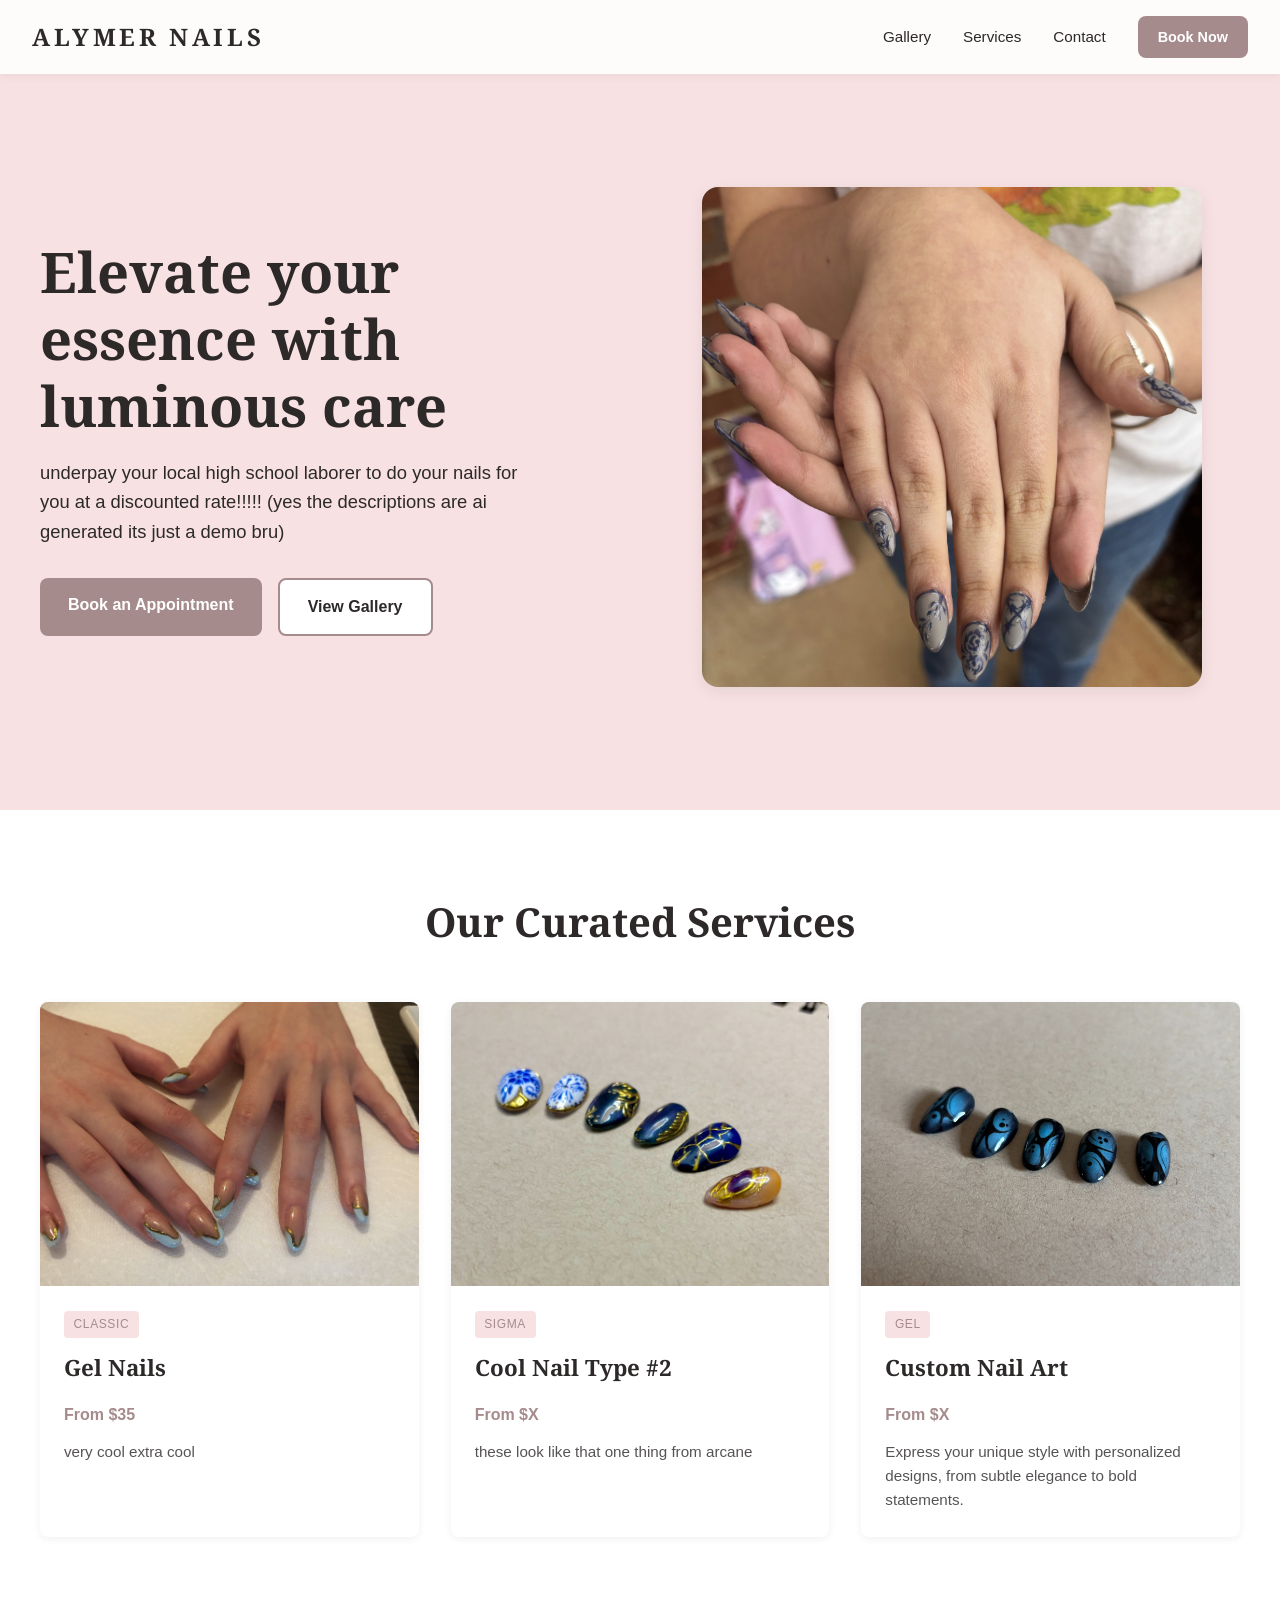
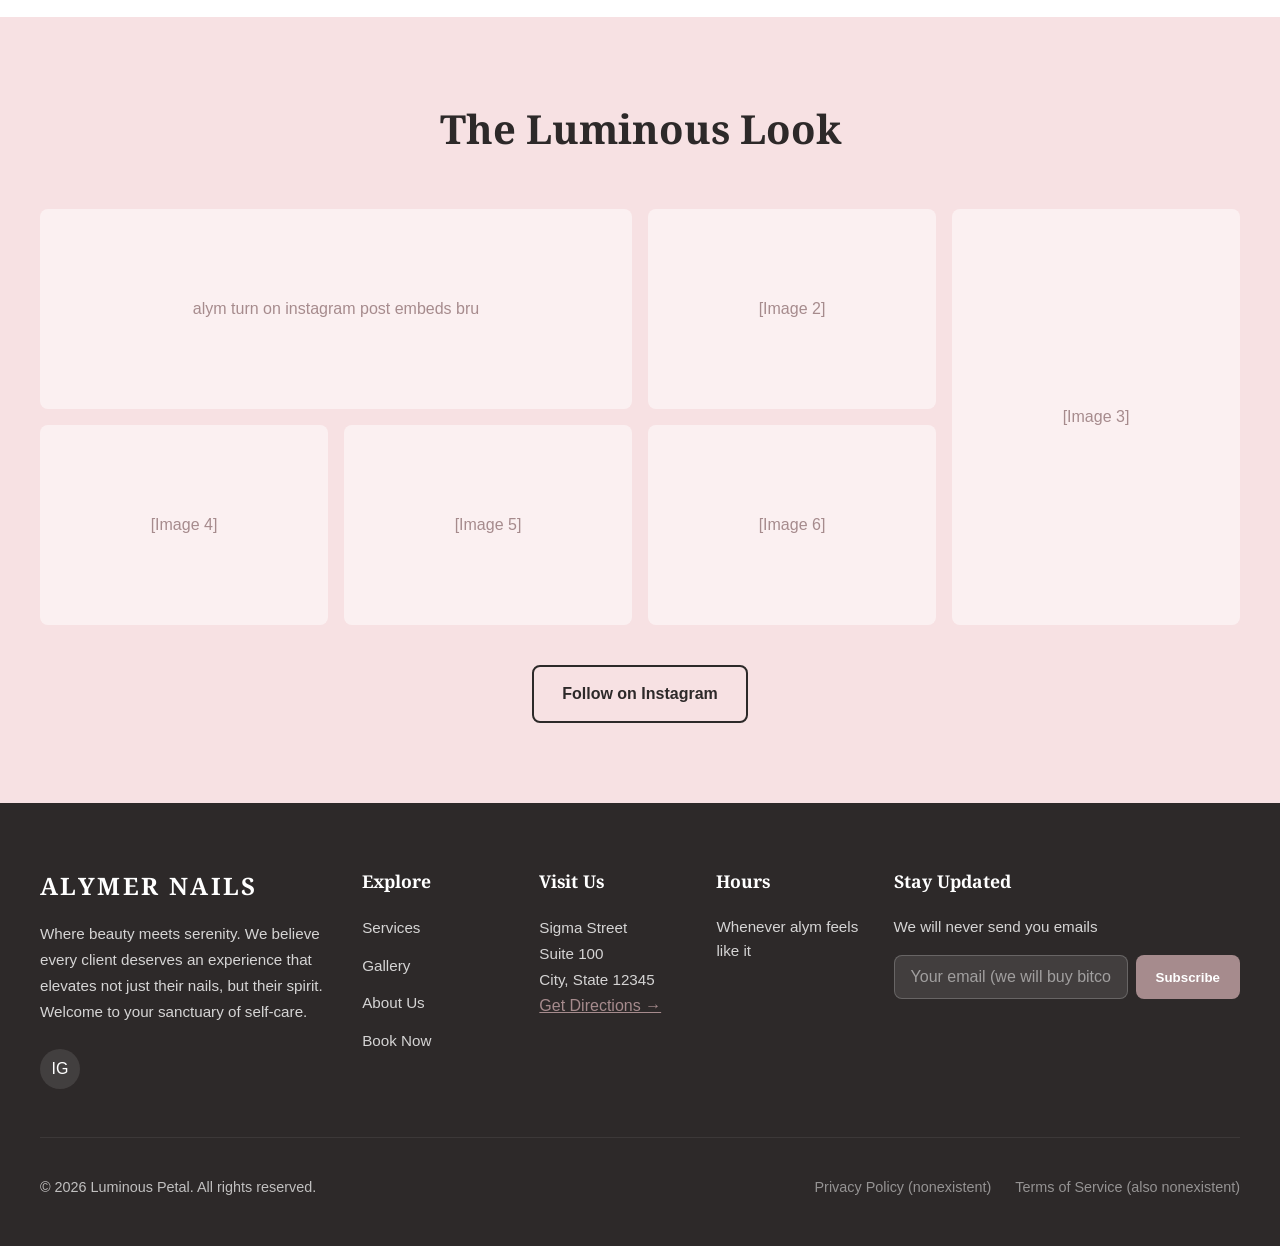
<file: index.html>
<!DOCTYPE html>
<html lang="en">
<head>
  <meta charset="UTF-8">
  <meta name="viewport" content="width=device-width, initial-scale=1.0">
  <title>Alymer Nails - Nail Salon</title>
  <link rel="stylesheet" href="https://fonts.googleapis.com/css2?family=Noto+Serif:wght@400;700&display=swap">
  <link rel="stylesheet" href="static/css/main.css">
</head>
<body>
  <!-- Navbar -->
  <nav class="navbar">
    <a href="#" class="navbar__logo">ALYMER NAILS</a>
    <button class="navbar__toggle" aria-label="Toggle menu">
      <span></span>
      <span></span>
      <span></span>
    </button>
    <div class="navbar__menu">
      <a href="#gallery" class="navbar__link">Gallery</a>
      <a href="#services" class="navbar__link">Services</a>
      <a href="#contact" class="navbar__link">Contact</a>
      <a href="#book" class="navbar__cta">Book Now</a>
    </div>
  </nav>

  <!-- Hero Section -->
  <section class="hero">
    <div class="hero__container">
      <div class="hero__content">
        <div class="hero__text">
          <h1>Elevate your essence with luminous care</h1>
          <p>underpay your local high school laborer to do your nails for you at a discounted rate!!!!! (yes the descriptions are ai generated its just a demo bru)</p>
          <div class="hero__buttons">
            <a href="#book" class="btn btn--primary">Book an Appointment</a>
            <a href="#gallery" class="btn btn--secondary">View Gallery</a>
          </div>
        </div>
        <div class="hero__image">
          <div class="hero__image-placeholder"><img src="static/images/nail images/turquoise.jpg"></div>
        </div>
      </div>
    </div>
  </section>

  <!-- Services Section -->
  <section id="services" class="services">
    <div class="services__container">
      <div class="services__header">
        <h2>Our Curated Services</h2>
      </div>
      <div class="services__grid">
        <!-- Service Card 1: Manicure -->
        <div class="service-card">
          <div class="service-card__image"><img src="static/images/nail images/blue_tip_hands.jpg"></div>
          <div class="service-card__content">
            <span class="service-card__tag">Classic</span>
            <h3 class="service-card__title">Gel Nails</h3>
            <p class="service-card__price">From $35</p>
            <p class="service-card__description">very cool extra cool</p>
          </div>
        </div>
        <!-- Service Card 2: Pedicure -->
        <div class="service-card">
          <div class="service-card__image"><img src="static/images/nail images/pristine_row.jpg"></div>
          <div class="service-card__content">
            <span class="service-card__tag">Sigma</span>
            <h3 class="service-card__title">Cool Nail Type #2</h3>
            <p class="service-card__price">From $X</p>
            <p class="service-card__description">these look like that one thing from arcane</p>
          </div>
        </div>
        <!-- Service Card 3: Custom Art -->
        <div class="service-card">
          <div class="service-card__image"><img src="static/images/nail images/blue_spread.jpg" alt="Custom Nail Art"></div>
          <div class="service-card__content">
            <span class="service-card__tag">Gel</span>
            <h3 class="service-card__title">Custom Nail Art</h3>
            <p class="service-card__price">From $X</p>
            <p class="service-card__description">Express your unique style with personalized designs, from subtle elegance to bold statements.</p>
          </div>
        </div>
      </div>
    </div>
  </section>

  <!-- Gallery Section -->
  <section id="gallery" class="gallery">
    <div class="gallery__container">
      <div class="gallery__header">
        <h2>The Luminous Look</h2>
      </div>
      <div class="gallery__grid">
        <div class="gallery__item gallery__item--1">alym turn on instagram post embeds bru</div>
        <div class="gallery__item">[Image 2]</div>
        <div class="gallery__item gallery__item--3">[Image 3]</div>
        <div class="gallery__item">[Image 4]</div>
        <div class="gallery__item">[Image 5]</div>
        <div class="gallery__item">[Image 6]</div>
      </div>
      <div class="gallery__instagram">
        <a href="https://www.instagram.com/alymernails?utm_source=ig_web_button_share_sheet&igsh=ZDNlZDc0MzIxNw==" class="btn btn--outline" target="_blank" rel="noopener noreferrer">Follow on Instagram</a>
      </div>
    </div>
  </section>

  <!-- Footer -->
  <footer id="contact" class="footer">
    <div class="footer__container">
      <div class="footer__grid">
        <!-- Brand & About -->
        <div class="footer__brand">
          <h3>ALYMER NAILS</h3>
          <p class="footer__about">Where beauty meets serenity. We believe every client deserves an experience that elevates not just their nails, but their spirit. Welcome to your sanctuary of self-care.</p>
          <div class="footer__social">
            <a href="https://www.instagram.com/alymernails?utm_source=ig_web_button_share_sheet&igsh=ZDNlZDc0MzIxNw==" class="footer__social-icon" aria-label="Instagram">IG</a>
          </div>
        </div>
        
        <!-- Explore Links -->
        <div class="footer__explore">
          <h4 class="footer__heading">Explore</h4>
          <ul class="footer__links">
            <li><a href="#services">Services</a></li>
            <li><a href="#gallery">Gallery</a></li>
            <li><a href="#about">About Us</a></li>
            <li><a href="#book">Book Now</a></li>
          </ul>
        </div>
        
        <!-- Visit Us -->
        <div class="footer__visit">
          <h4 class="footer__heading">Visit Us</h4>
          <address class="footer__address">
            Sigma Street<br>
            Suite 100<br>
            City, State 12345
          </address>
          <a href="https://maps.google.com" class="footer__directions" target="_blank" rel="noopener noreferrer">Get Directions →</a>
        </div>
        
        <!-- Hours -->
        <div class="footer__hours">
          <h4 class="footer__heading">Hours</h4>
          <div class="footer__hours-row"><span>Whenever alym feels like it</span><span></span></div>
        </div>
        
        <!-- Newsletter -->
        <div class="footer__newsletter">
          <h4 class="footer__heading">Stay Updated</h4>
          <p>We will never send you emails</p>
          <form class="footer__newsletter-form" action="#" method="post">
            <input type="email" class="footer__input" placeholder="Your email (we will buy bitcoin" aria-label="Email address">
            <button type="submit" class="footer__submit">Subscribe</button>
          </form>
        </div>
      </div>
      
      <!-- Bottom Bar -->
      <div class="footer__bottom">
        <p>&copy; 2026 Luminous Petal. All rights reserved.</p>
        <div class="footer__legal">
          <a href="#">Privacy Policy (nonexistent)</a>
          <a href="#">Terms of Service (also nonexistent)</a>
        </div>
      </div>
    </div>
  </footer>

  <script>
    // Mobile menu toggle
    const toggle = document.querySelector('.navbar__toggle');
    const menu = document.querySelector('.navbar__menu');
    
    toggle.addEventListener('click', () => {
      menu.classList.toggle('is-active');
    });
    
    // Smooth scroll for anchor links
    document.querySelectorAll('a[href^="#"]').forEach(link => {
      link.addEventListener('click', e => {
        const href = link.getAttribute('href');
        if (href !== '#') {
          e.preventDefault();
          const target = document.querySelector(href);
          if (target) {
            target.scrollIntoView({ behavior: 'smooth' });
            menu.classList.remove('is-active');
          }
        }
      });
    });
  </script>
</body>
</html>
</file>
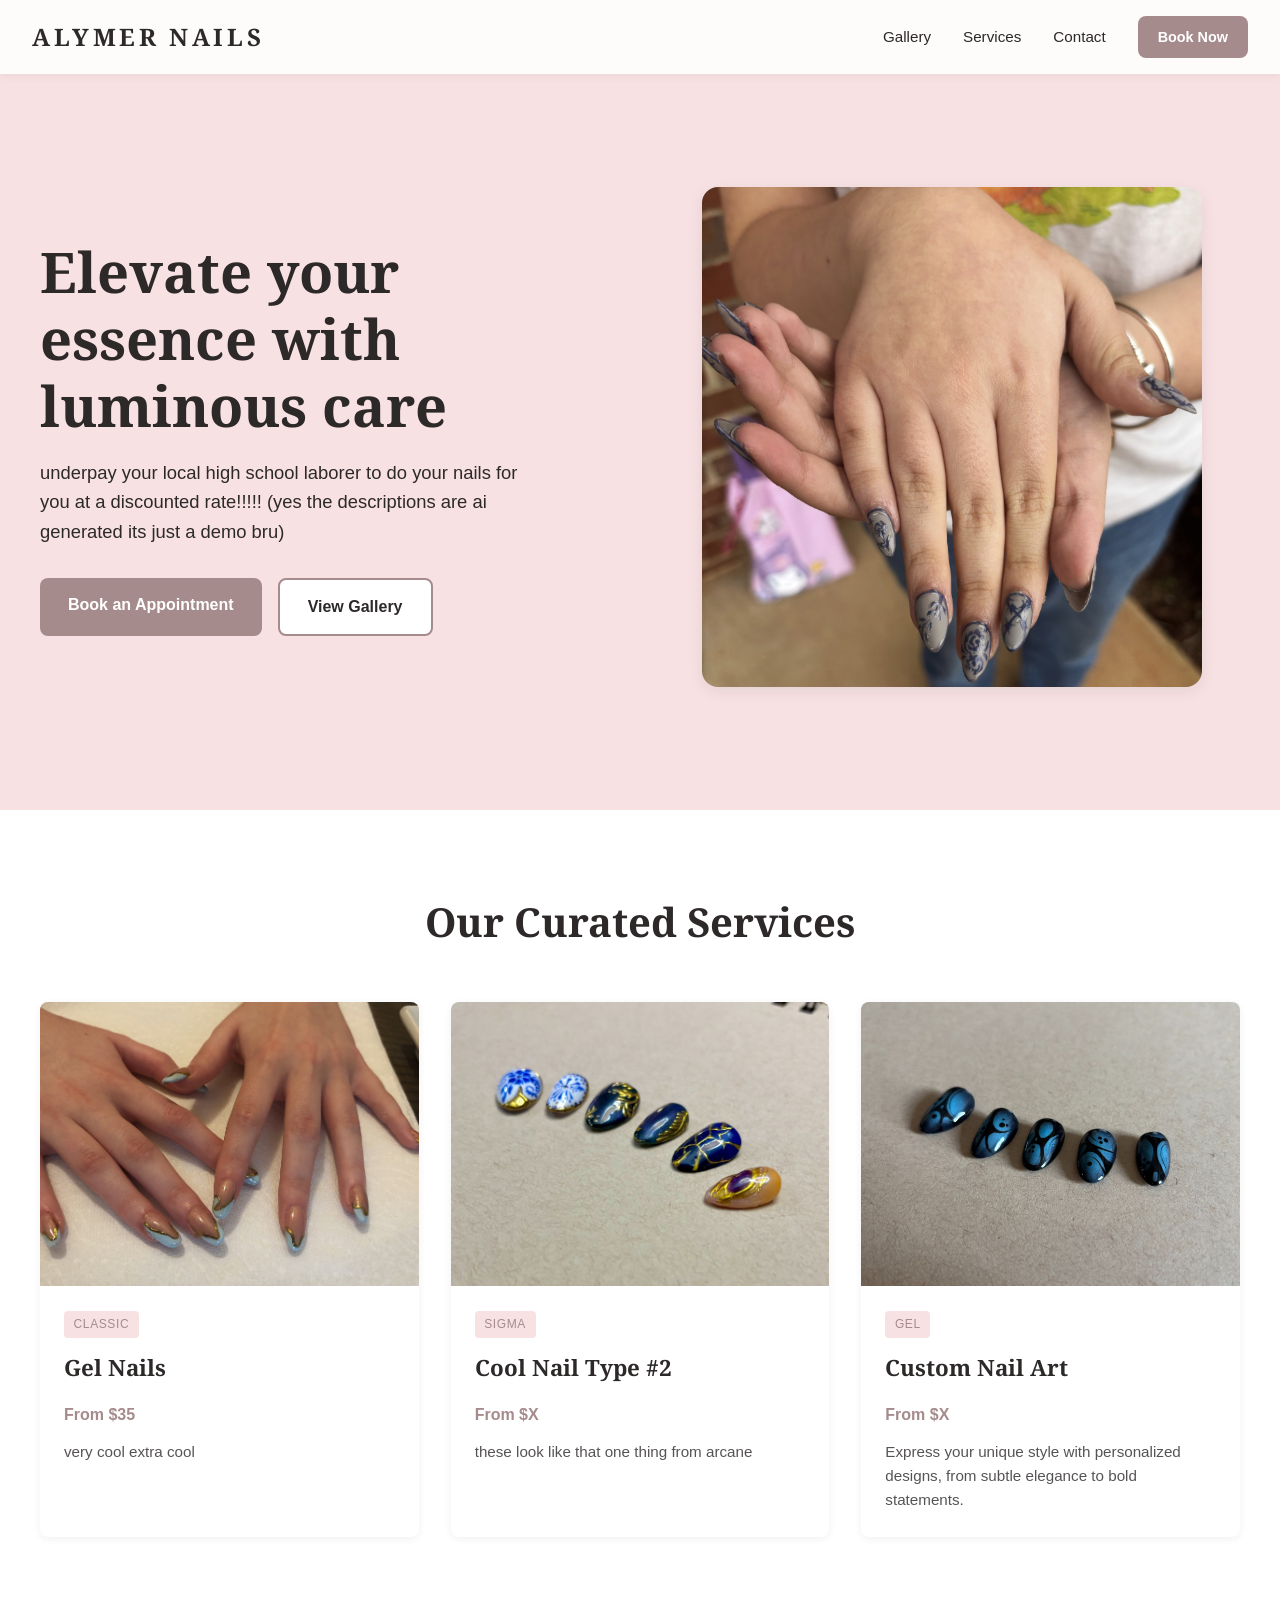
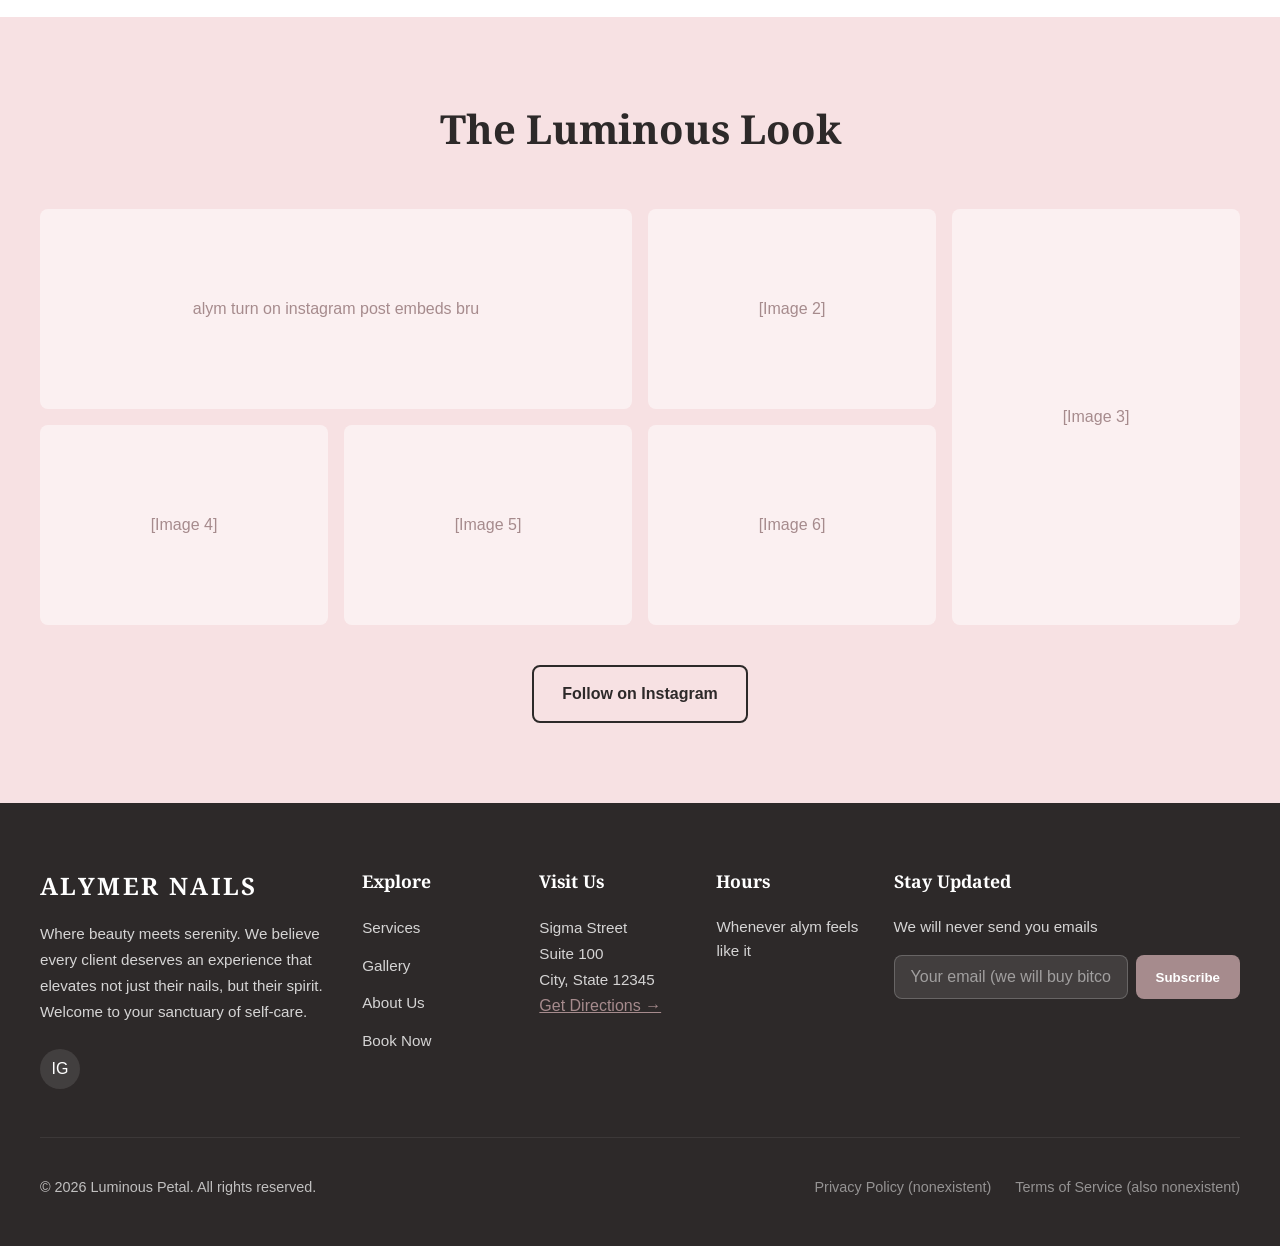
<file: docs/index.html>
<!DOCTYPE html>
<html lang="en">
<head>
  <meta charset="UTF-8">
  <meta name="viewport" content="width=device-width, initial-scale=1.0">
  <title>Luminous Petal - Nail Salon</title>
  <link rel="stylesheet" href="https://fonts.googleapis.com/css2?family=Noto+Serif:wght@400;700&display=swap">
  <link rel="stylesheet" href="../static/css/main.css">
</head>
<body>
  <!-- Navbar -->
  <nav class="navbar">
    <a href="#" class="navbar__logo">ALYMER NAILS</a>
    <button class="navbar__toggle" aria-label="Toggle menu">
      <span></span>
      <span></span>
      <span></span>
    </button>
    <div class="navbar__menu">
      <a href="#gallery" class="navbar__link">Gallery</a>
      <a href="#services" class="navbar__link">Services</a>
      <a href="#contact" class="navbar__link">Contact</a>
      <a href="#book" class="navbar__cta">Book Now</a>
    </div>
  </nav>

  <!-- Hero Section -->
  <section class="hero">
    <div class="hero__container">
      <div class="hero__content">
        <div class="hero__text">
          <h1>Elevate your essence with luminous care</h1>
          <p>underpay your local high school laborer to do your nails for you at a discounted rate!!!!! (yes the descriptions are ai generated its just a demo bru)</p>
          <div class="hero__buttons">
            <a href="#book" class="btn btn--primary">Book an Appointment</a>
            <a href="#gallery" class="btn btn--secondary">View Gallery</a>
          </div>
        </div>
        <div class="hero__image">
          <div class="hero__image-placeholder"><img src="/static/images/nail images/turquoise.jpg"></div>
        </div>
      </div>
    </div>
  </section>

  <!-- Services Section -->
  <section id="services" class="services">
    <div class="services__container">
      <div class="services__header">
        <h2>Our Curated Services</h2>
      </div>
      <div class="services__grid">
        <!-- Service Card 1: Manicure -->
        <div class="service-card">
          <div class="service-card__image"><img src="/static/images/nail images/blue_tip_hands.jpg"></div>
          <div class="service-card__content">
            <span class="service-card__tag">Classic</span>
            <h3 class="service-card__title">Gel Nails</h3>
            <p class="service-card__price">From $35</p>
            <p class="service-card__description">very cool extra cool</p>
          </div>
        </div>
        <!-- Service Card 2: Pedicure -->
        <div class="service-card">
          <div class="service-card__image"><img src="/static/images/nail images/pristine_row.jpg"></div>
          <div class="service-card__content">
            <span class="service-card__tag">Sigma</span>
            <h3 class="service-card__title">Cool Nail Type #2</h3>
            <p class="service-card__price">From $X</p>
            <p class="service-card__description">these look like that one thing from arcane</p>
          </div>
        </div>
        <!-- Service Card 3: Custom Art -->
        <div class="service-card">
          <div class="service-card__image"><img src="/static/images/nail images/blue_spread.jpg" alt="Custom Nail Art"></div>
          <div class="service-card__content">
            <span class="service-card__tag">Gel</span>
            <h3 class="service-card__title">Custom Nail Art</h3>
            <p class="service-card__price">From $X</p>
            <p class="service-card__description">Express your unique style with personalized designs, from subtle elegance to bold statements.</p>
          </div>
        </div>
      </div>
    </div>
  </section>

  <!-- Gallery Section -->
  <section id="gallery" class="gallery">
    <div class="gallery__container">
      <div class="gallery__header">
        <h2>The Luminous Look</h2>
      </div>
      <div class="gallery__grid">
        <div class="gallery__item gallery__item--1">alym turn on instagram post embeds bru</div>
        <div class="gallery__item">[Image 2]</div>
        <div class="gallery__item gallery__item--3">[Image 3]</div>
        <div class="gallery__item">[Image 4]</div>
        <div class="gallery__item">[Image 5]</div>
        <div class="gallery__item">[Image 6]</div>
      </div>
      <div class="gallery__instagram">
        <a href="https://www.instagram.com/alymernails?utm_source=ig_web_button_share_sheet&igsh=ZDNlZDc0MzIxNw==" class="btn btn--outline" target="_blank" rel="noopener noreferrer">Follow on Instagram</a>
      </div>
    </div>
  </section>

  <!-- Footer -->
  <footer id="contact" class="footer">
    <div class="footer__container">
      <div class="footer__grid">
        <!-- Brand & About -->
        <div class="footer__brand">
          <h3>ALYMER NAILS</h3>
          <p class="footer__about">Where beauty meets serenity. We believe every client deserves an experience that elevates not just their nails, but their spirit. Welcome to your sanctuary of self-care.</p>
          <div class="footer__social">
            <a href="https://www.instagram.com/alymernails?utm_source=ig_web_button_share_sheet&igsh=ZDNlZDc0MzIxNw==" class="footer__social-icon" aria-label="Instagram">IG</a>
          </div>
        </div>
        
        <!-- Explore Links -->
        <div class="footer__explore">
          <h4 class="footer__heading">Explore</h4>
          <ul class="footer__links">
            <li><a href="#services">Services</a></li>
            <li><a href="#gallery">Gallery</a></li>
            <li><a href="#about">About Us</a></li>
            <li><a href="#book">Book Now</a></li>
          </ul>
        </div>
        
        <!-- Visit Us -->
        <div class="footer__visit">
          <h4 class="footer__heading">Visit Us</h4>
          <address class="footer__address">
            Sigma Street<br>
            Suite 100<br>
            City, State 12345
          </address>
          <a href="https://maps.google.com" class="footer__directions" target="_blank" rel="noopener noreferrer">Get Directions →</a>
        </div>
        
        <!-- Hours -->
        <div class="footer__hours">
          <h4 class="footer__heading">Hours</h4>
          <div class="footer__hours-row"><span>Whenever alym feels like it</span><span></span></div>
        </div>
        
        <!-- Newsletter -->
        <div class="footer__newsletter">
          <h4 class="footer__heading">Stay Updated</h4>
          <p>We will never send you emails</p>
          <form class="footer__newsletter-form" action="#" method="post">
            <input type="email" class="footer__input" placeholder="Your email (we will buy bitcoin" aria-label="Email address">
            <button type="submit" class="footer__submit">Subscribe</button>
          </form>
        </div>
      </div>
      
      <!-- Bottom Bar -->
      <div class="footer__bottom">
        <p>&copy; 2026 Luminous Petal. All rights reserved.</p>
        <div class="footer__legal">
          <a href="#">Privacy Policy (nonexistent)</a>
          <a href="#">Terms of Service (also nonexistent)</a>
        </div>
      </div>
    </div>
  </footer>

  <script>
    // Mobile menu toggle
    const toggle = document.querySelector('.navbar__toggle');
    const menu = document.querySelector('.navbar__menu');
    
    toggle.addEventListener('click', () => {
      menu.classList.toggle('is-active');
    });
    
    // Smooth scroll for anchor links
    document.querySelectorAll('a[href^="#"]').forEach(link => {
      link.addEventListener('click', e => {
        const href = link.getAttribute('href');
        if (href !== '#') {
          e.preventDefault();
          const target = document.querySelector(href);
          if (target) {
            target.scrollIntoView({ behavior: 'smooth' });
            menu.classList.remove('is-active');
          }
        }
      });
    });
  </script>
</body>
</html>
</file>
<file: static/css/main.css>
/* Luminous Petal - Main Styles */

@import url('https://fonts.googleapis.com/css2?family=Noto+Serif:wght@400;700&display=swap');

:root {
  --primary: #F7E1E3;
  --secondary: #FFFFFF;
  --tertiary: #A68B8D;
  --neutral: #2D2929;
  
  --font-headline: 'Noto Serif', serif;
  --font-body: sans-serif;
  
  --shadow-soft: 0 2px 8px rgba(0, 0, 0, 0.06);
  --shadow-medium: 0 4px 16px rgba(0, 0, 0, 0.08);
  --radius: 8px;
}

* {
  box-sizing: border-box;
}

html, body {
  margin: 0;
  padding: 0;
  font-family: var(--font-body);
  color: var(--neutral);
  background-color: var(--secondary);
  line-height: 1.6;
}

/* ========== NAVBAR ========== */

.navbar {
  position: fixed;
  top: 0;
  left: 0;
  right: 0;
  z-index: 100;
  background: rgba(255, 255, 255, 0.85);
  backdrop-filter: blur(8px);
  -webkit-backdrop-filter: blur(8px);
  padding: 1rem 2rem;
  display: flex;
  justify-content: space-between;
  align-items: center;
  box-shadow: var(--shadow-soft);
}

.navbar__logo {
  font-family: var(--font-headline);
  font-size: 1.5rem;
  font-weight: 700;
  letter-spacing: 0.15em;
  color: var(--neutral);
  text-decoration: none;
}

.navbar__menu {
  display: flex;
  gap: 2rem;
  align-items: center;
}

.navbar__link {
  color: var(--neutral);
  text-decoration: none;
  font-size: 0.95rem;
  transition: color 0.2s ease;
}

.navbar__link:hover {
  color: var(--tertiary);
}

.navbar__cta {
  background-color: var(--tertiary);
  color: var(--secondary);
  padding: 0.6rem 1.25rem;
  border-radius: var(--radius);
  text-decoration: none;
  font-size: 0.9rem;
  font-weight: 600;
  transition: background-color 0.2s ease, transform 0.1s ease;
}

.navbar__cta:hover {
  background-color: #8f7a7c;
  transform: translateY(-1px);
}

/* Mobile menu toggle (hidden by default) */
.navbar__toggle {
  display: none;
  flex-direction: column;
  gap: 4px;
  background: none;
  border: none;
  cursor: pointer;
  padding: 4px;
}

.navbar__toggle span {
  width: 24px;
  height: 2px;
  background-color: var(--neutral);
  transition: transform 0.2s ease;
}

/* ========== HERO SECTION ========== */

.hero {
  padding: 8rem 2rem 4rem;
  background-color: var(--primary);
  min-height: 90vh;
  display: flex;
  align-items: center;
}

.hero__container {
  max-width: 1200px;
  margin: 0 auto;
  width: 100%;
}

.hero__content {
  display: grid;
  grid-template-columns: 1fr 1fr;
  gap: 3rem;
  align-items: center;
}

.hero__text h1 {
  font-family: var(--font-headline);
  font-size: 3.5rem;
  font-weight: 700;
  color: var(--neutral);
  margin: 0 0 1rem;
  line-height: 1.2;
}

.hero__text p {
  font-size: 1.15rem;
  color: var(--neutral);
  margin-bottom: 2rem;
  max-width: 480px;
}

.hero__buttons {
  display: flex;
  gap: 1rem;
  flex-wrap: wrap;
}

.btn {
  display: inline-block;
  padding: 0.9rem 1.75rem;
  border-radius: var(--radius);
  text-decoration: none;
  font-weight: 600;
  transition: all 0.2s ease;
  cursor: pointer;
  border: none;
  font-size: 1rem;
}

.btn--primary {
  background-color: var(--tertiary);
  color: var(--secondary);
}

.btn--primary:hover {
  background-color: #8f7a7c;
}

.btn--secondary {
  background-color: var(--secondary);
  color: var(--neutral);
  border: 2px solid var(--tertiary);
}

.btn--secondary:hover {
  background-color: var(--primary);
}

.hero__image {
  display: flex;
  justify-content: center;
}

.hero__image img {
  max-width: 100%;
  height: auto;
  border-radius: 16px;
  box-shadow: var(--shadow-medium);
}

.hero__image-placeholder {
  width: 100%;
  max-width: 500px;
  aspect-ratio: 3 / 3;
  background-color: rgba(255, 255, 255, 0.5);
  border-radius: 16px;
  display: flex;
  align-items: center;
  justify-content: center;
  color: var(--tertiary);
  font-size: 0.9rem;
}

/* ========== SERVICES SECTION ========== */

.services {
  padding: 5rem 2rem;
  background-color: var(--secondary);
}

.services__container {
  max-width: 1200px;
  margin: 0 auto;
}

.services__header {
  text-align: center;
  margin-bottom: 3rem;
}

.services__header h2 {
  font-family: var(--font-headline);
  font-size: 2.5rem;
  color: var(--neutral);
  margin: 0 0 0.5rem;
}

.services__grid {
  display: grid;
  grid-template-columns: repeat(3, 1fr);
  gap: 2rem;
}

.service-card {
  background-color: var(--secondary);
  border-radius: var(--radius);
  box-shadow: var(--shadow-soft);
  overflow: hidden;
  transition: transform 0.2s ease, box-shadow 0.2s ease;
}

.service-card:hover {
  transform: translateY(-4px);
  box-shadow: var(--shadow-medium);
}

.service-card__image {
  width: 100%;
  aspect-ratio: 4 / 3;
  background-color: var(--primary);
  display: flex;
  align-items: center;
  justify-content: center;
  color: var(--tertiary);
  overflow: hidden;
}

.service-card__image img {
  width: 100%;
  height: 100%;
  object-fit: cover;
}

.service-card__content {
  padding: 1.5rem;
}

.service-card__tag {
  display: inline-block;
  font-size: 0.75rem;
  text-transform: uppercase;
  letter-spacing: 0.05em;
  color: var(--tertiary);
  background-color: var(--primary);
  padding: 0.25rem 0.6rem;
  border-radius: 4px;
  margin-bottom: 0.75rem;
}

.service-card__title {
  font-family: var(--font-headline);
  font-size: 1.4rem;
  margin: 0 0 0.5rem;
  color: var(--neutral);
}

.service-card__price {
  font-weight: 600;
  color: var(--tertiary);
  margin-bottom: 0.75rem;
}

.service-card__description {
  font-size: 0.95rem;
  color: var(--neutral);
  opacity: 0.8;
  margin: 0;
}

/* ========== GALLERY SECTION ========== */

.gallery {
  padding: 5rem 2rem;
  background-color: var(--primary);
}

.gallery__container {
  max-width: 1200px;
  margin: 0 auto;
}

.gallery__header {
  text-align: center;
  margin-bottom: 3rem;
}

.gallery__header h2 {
  font-family: var(--font-headline);
  font-size: 2.5rem;
  color: var(--neutral);
  margin: 0 0 0.5rem;
}

.gallery__grid {
  display: grid;
  grid-template-columns: repeat(4, 1fr);
  grid-template-rows: repeat(2, 200px);
  gap: 1rem;
}

.gallery__item {
  background-color: rgba(255, 255, 255, 0.5);
  border-radius: var(--radius);
  display: flex;
  align-items: center;
  justify-content: center;
  color: var(--tertiary);
  transition: transform 0.2s ease;
}

.gallery__item:hover {
  transform: scale(1.02);
}

.gallery__item--1 {
  grid-column: span 2;
}

.gallery__item--3 {
  grid-row: span 2;
}

.gallery__instagram {
  display: flex;
  justify-content: center;
  margin-top: 2.5rem;
}

.btn--outline {
  background-color: transparent;
  color: var(--neutral);
  border: 2px solid var(--neutral);
}

.btn--outline:hover {
  background-color: var(--neutral);
  color: var(--secondary);
}

/* ========== TESTIMONIALS SECTION ========== */

.testimonials {
  padding: 5rem 2rem;
  background-color: var(--secondary);
}

.testimonials__container {
  max-width: 1200px;
  margin: 0 auto;
}

.testimonials__header {
  text-align: center;
  margin-bottom: 3rem;
}

.testimonials__header h2 {
  font-family: var(--font-headline);
  font-size: 2.5rem;
  color: var(--neutral);
  margin: 0 0 0.5rem;
}

.testimonials__icon {
  font-size: 2rem;
  color: var(--tertiary);
  margin-bottom: 0.5rem;
}

.testimonials__grid {
  display: grid;
  grid-template-columns: repeat(3, 1fr);
  gap: 2rem;
}

.testimonial-card {
  background-color: var(--secondary);
  border: 1px solid var(--primary);
  border-radius: var(--radius);
  padding: 2rem;
  text-align: center;
}

.testimonial-card__stars {
  color: var(--tertiary);
  font-size: 1.1rem;
  margin-bottom: 1rem;
}

.testimonial-card__quote {
  font-size: 1rem;
  font-style: italic;
  margin-bottom: 1.5rem;
  line-height: 1.7;
}

.testimonial-card__author {
  display: flex;
  align-items: center;
  justify-content: center;
  gap: 0.75rem;
}

.testimonial-card__avatar {
  width: 48px;
  height: 48px;
  background-color: var(--primary);
  border-radius: 50%;
  display: flex;
  align-items: center;
  justify-content: center;
  color: var(--tertiary);
  font-weight: 600;
}

.testimonial-card__name {
  font-weight: 600;
  color: var(--neutral);
}

.testimonial-card__status {
  font-size: 0.85rem;
  color: var(--tertiary);
}

/* ========== FOOTER ========== */

.footer {
  background-color: var(--neutral);
  color: var(--secondary);
  padding: 4rem 2rem 2rem;
}

.footer__container {
  max-width: 1200px;
  margin: 0 auto;
}

.footer__grid {
  display: grid;
  grid-template-columns: 2fr 1fr 1fr 1fr 1.5fr;
  gap: 2rem;
  margin-bottom: 3rem;
}

.footer__brand h3 {
  font-family: var(--font-headline);
  font-size: 1.5rem;
  margin: 0 0 1rem;
  letter-spacing: 0.1em;
}

.footer__about {
  opacity: 0.8;
  font-size: 0.95rem;
  margin-bottom: 1.5rem;
  line-height: 1.7;
}

.footer__social {
  display: flex;
  gap: 1rem;
}

.footer__social-icon {
  width: 40px;
  height: 40px;
  background-color: rgba(255, 255, 255, 0.1);
  border-radius: 50%;
  display: flex;
  align-items: center;
  justify-content: center;
  color: var(--secondary);
  text-decoration: none;
  transition: background-color 0.2s ease;
}

.footer__social-icon:hover {
  background-color: var(--tertiary);
}

.footer__heading {
  font-family: var(--font-headline);
  font-size: 1.1rem;
  margin: 0 0 1.25rem;
}

.footer__links {
  list-style: none;
  padding: 0;
  margin: 0;
}

.footer__links li {
  margin-bottom: 0.75rem;
}

.footer__links a {
  color: var(--secondary);
  text-decoration: none;
  opacity: 0.8;
  font-size: 0.95rem;
  transition: opacity 0.2s ease;
}

.footer__links a:hover {
  opacity: 1;
}

.footer__address {
  font-style: normal;
  opacity: 0.8;
  font-size: 0.95rem;
  line-height: 1.7;
}

.footer__directions {
  color: var(--tertiary);
  text-decoration: underline;
}

.footer__hours-row {
  display: flex;
  justify-content: space-between;
  margin-bottom: 0.5rem;
  font-size: 0.95rem;
  opacity: 0.8;
}

.footer__newsletter p {
  font-size: 0.95rem;
  margin-bottom: 1rem;
  opacity: 0.8;
}

.footer__newsletter-form {
  display: flex;
  gap: 0.5rem;
}

.footer__input {
  flex: 1;
  padding: 0.75rem 1rem;
  border: 1px solid rgba(255, 255, 255, 0.2);
  border-radius: var(--radius);
  background-color: rgba(255, 255, 255, 0.1);
  color: var(--secondary);
  font-size: 1rem;
}

.footer__input::placeholder {
  color: rgba(255, 255, 255, 0.5);
}

.footer__input:focus {
  outline: none;
  border-color: var(--tertiary);
}

.footer__submit {
  padding: 0.75rem 1.25rem;
  background-color: var(--tertiary);
  color: var(--secondary);
  border: none;
  border-radius: var(--radius);
  cursor: pointer;
  font-weight: 600;
  transition: background-color 0.2s ease;
}

.footer__submit:hover {
  background-color: #8f7a7c;
}

.footer__bottom {
  border-top: 1px solid rgba(255, 255, 255, 0.1);
  padding-top: 1.5rem;
  display: flex;
  justify-content: space-between;
  align-items: center;
  font-size: 0.9rem;
  opacity: 0.7;
}

.footer__legal {
  display: flex;
  gap: 1.5rem;
}

.footer__legal a {
  color: var(--secondary);
  text-decoration: none;
  opacity: 0.7;
}

.footer__legal a:hover {
  opacity: 1;
}

/* ========== RESPONSIVE ========== */

@media (max-width: 1024px) {
  .hero__content {
    grid-template-columns: 1fr;
    text-align: center;
  }
  
  .hero__text p {
    margin: 0 auto 2rem;
  }
  
  .hero__buttons {
    justify-content: center;
  }
  
  .hero__image {
    order: -1;
  }
  
  .services__grid {
    grid-template-columns: repeat(2, 1fr);
  }
  
  .gallery__grid {
    grid-template-columns: repeat(2, 1fr);
    grid-template-rows: auto;
  }
  
  .gallery__item--1,
  .gallery__item--3 {
    grid-column: auto;
    grid-row: auto;
  }
  
  .footer__grid {
    grid-template-columns: repeat(2, 1fr);
  }
}

@media (max-width: 768px) {
  .navbar__menu {
    display: none;
  }
  
  .navbar__toggle {
    display: flex;
  }
  
  .navbar__menu.is-active {
    display: flex;
    flex-direction: column;
    position: absolute;
    top: 100%;
    left: 0;
    right: 0;
    background: var(--secondary);
    padding: 1rem 2rem 2rem;
    gap: 1rem;
    box-shadow: var(--shadow-soft);
  }
  
  .hero {
    padding: 7rem 1.5rem 3rem;
  }
  
  .hero__text h1 {
    font-size: 2.5rem;
  }
  
  .services__grid {
    grid-template-columns: 1fr;
  }
  
  .testimonials__grid {
    grid-template-columns: 1fr;
  }
  
  .footer__grid {
    grid-template-columns: 1fr;
    text-align: center;
  }
  
  .footer__social {
    justify-content: center;
  }
  
  .footer__newsletter-form {
    flex-direction: column;
  }
  
  .footer__bottom {
    flex-direction: column;
    gap: 1rem;
  }
}
</file>
